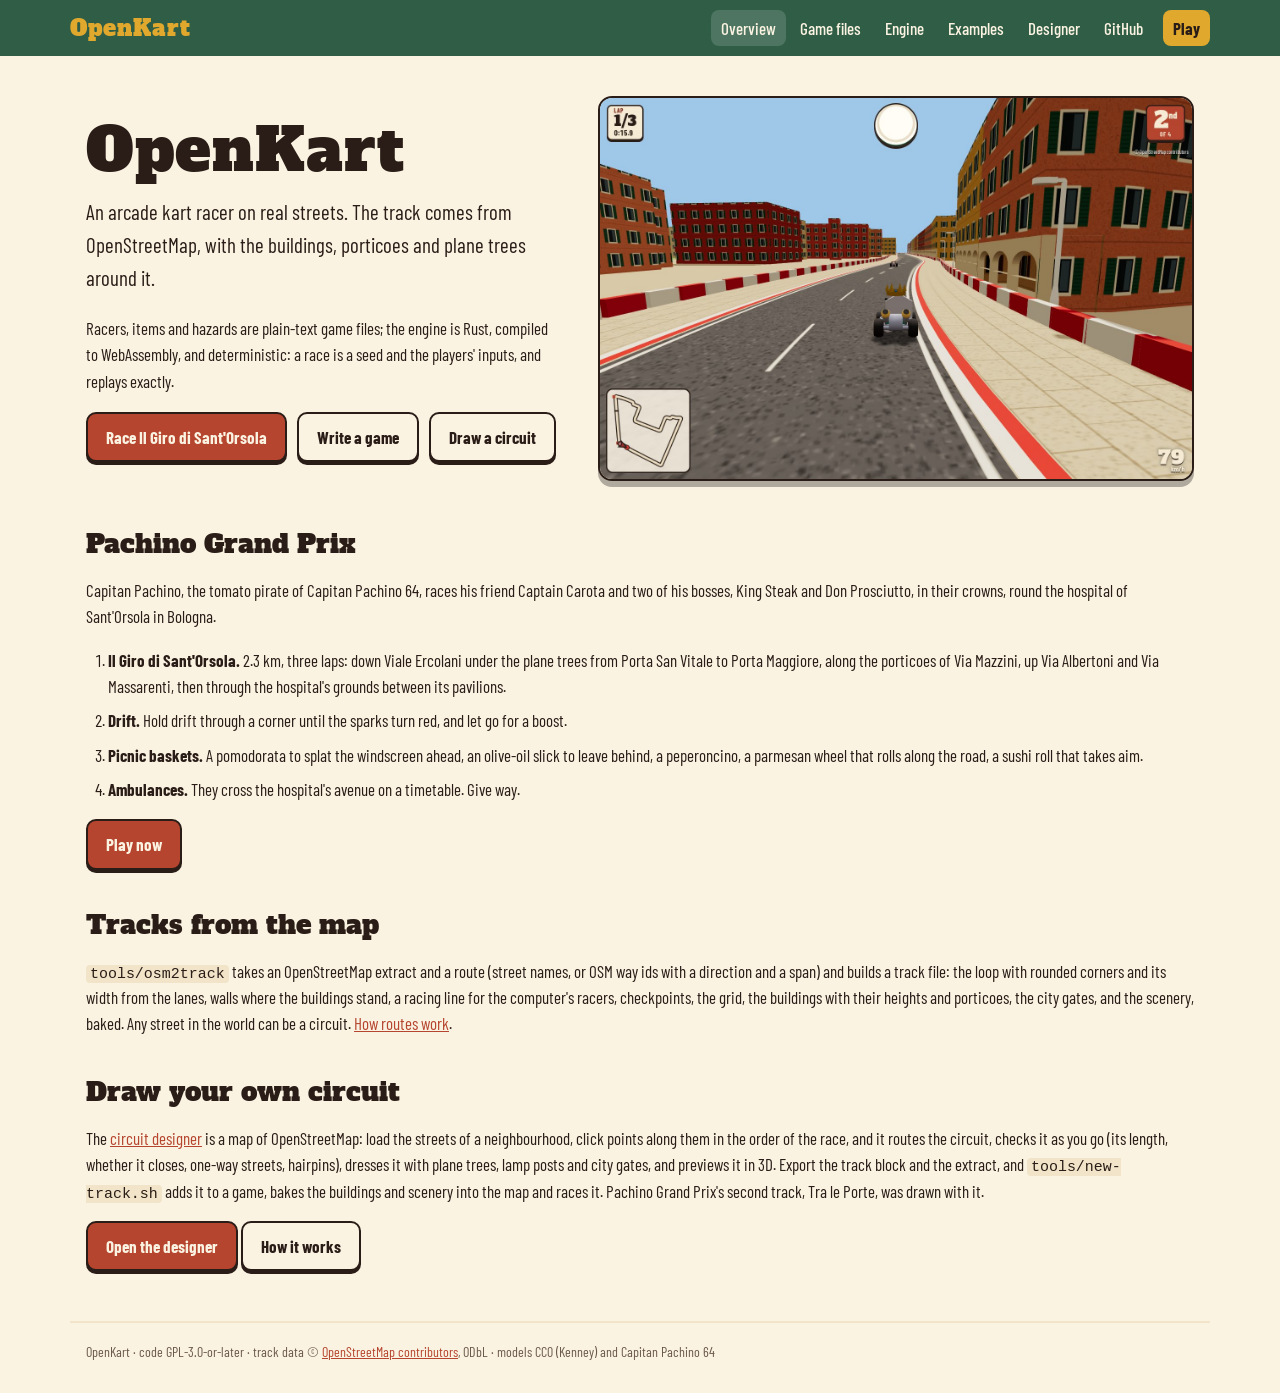
<file: site/index.html>
<!doctype html>
<html lang="en">
<head>
<meta charset="utf-8">
<meta name="viewport" content="width=device-width, initial-scale=1">
<title>OpenKart: an arcade kart racer on real streets from OpenStreetMap</title>
<meta name="description" content="OpenKart is an open-source arcade kart racer: tracks built from OpenStreetMap, racers and items from plain-text game files, a deterministic Rust engine in your browser.">
<link rel="icon" href="data:image/svg+xml,%3Csvg xmlns='http://www.w3.org/2000/svg' viewBox='0 0 32 32'%3E%3Crect x='2' y='2' width='28' height='28' rx='7' fill='%23b5452f'/%3E%3Ccircle cx='10' cy='22' r='4' fill='%232a1d17'/%3E%3Ccircle cx='23' cy='22' r='4' fill='%232a1d17'/%3E%3Cpath d='M6 19l4-7h11l5 7z' fill='%23f6ecd6'/%3E%3Ccircle cx='16' cy='10' r='4' fill='%23e8352b'/%3E%3C/svg%3E">
<link rel="preconnect" href="https://fonts.googleapis.com">
<link href="https://fonts.googleapis.com/css2?family=Alfa+Slab+One&family=Barlow+Condensed:wght@500;600;700&display=swap" rel="stylesheet">
<link rel="stylesheet" href="docs.css">
</head>
<body class="home">
<header class="bar">
  <a class="brand" href="./">OpenKart</a>
  <nav>
    <a href="./" class="on">Overview</a>
    <a href="rules.html">Game files</a>
    <a href="engine.html">Engine</a>
    <a href="games.html">Examples</a>
    <a href="designer.html">Designer</a>
    <a href="https://github.com/sirmmo/openkart">GitHub</a>
    <a class="play" href="play/">Play</a>
  </nav>
</header>

<section class="hero">
  <div class="pitch">
    <h1>OpenKart</h1>
    <p class="lead">An arcade kart racer on real streets. The track comes from OpenStreetMap,
      with the buildings, porticoes and plane trees around it.</p>
    <p>Racers, items and hazards are plain-text game files; the engine is Rust, compiled to
      WebAssembly, and deterministic: a race is a seed and the players' inputs, and replays
      exactly.</p>
    <div class="cta">
      <a class="button" href="play/">Race Il Giro di Sant'Orsola</a>
      <a class="button ghost" href="rules.html">Write a game</a>
      <a class="button ghost" href="designer/">Draw a circuit</a>
    </div>
  </div>
  <a class="shot" href="play/"><img src="shot.jpg" alt="Karts on Via Mazzini in Bologna, under the porticoes, in OpenKart" width="1400" height="900"></a>
</section>

<section>
  <h2>Pachino Grand Prix</h2>
  <p>Capitan Pachino, the tomato pirate of Capitan Pachino 64, races his friend Captain Carota
    and two of his bosses, King Steak and Don Prosciutto, in their crowns, round the hospital of
    Sant'Orsola in Bologna.</p>
  <ol class="steps">
    <li><b>Il Giro di Sant'Orsola.</b> 2.3 km, three laps: down Viale Ercolani under the plane
      trees from Porta San Vitale to Porta Maggiore, along the porticoes of Via Mazzini, up Via
      Albertoni and Via Massarenti, then through the hospital's grounds between its pavilions.</li>
    <li><b>Drift.</b> Hold drift through a corner until the sparks turn red, and let go for a
      boost.</li>
    <li><b>Picnic baskets.</b> A pomodorata to splat the windscreen ahead, an olive-oil slick to
      leave behind, a peperoncino, a parmesan wheel that rolls along the road, a sushi roll that
      takes aim.</li>
    <li><b>Ambulances.</b> They cross the hospital's avenue on a timetable. Give way.</li>
  </ol>
  <p><a class="button" href="play/">Play now</a></p>
</section>

<section>
  <h2>Tracks from the map</h2>
  <p><code>tools/osm2track</code> takes an OpenStreetMap extract and a route (street names, or
    OSM way ids with a direction and a span) and builds a track file: the loop with rounded
    corners and its width from the lanes, walls where the buildings stand, a racing line for the
    computer's racers, checkpoints, the grid, the buildings with their heights and porticoes,
    the city gates, and the scenery, baked. Any street in the world can be a circuit.
    <a href="rules.html#routes">How routes work</a>.</p>
</section>

<section>
  <h2>Draw your own circuit</h2>
  <p>The <a href="designer/">circuit designer</a> is a map of OpenStreetMap: load the streets of a
    neighbourhood, click points along them in the order of the race, and it routes the circuit,
    checks it as you go (its length, whether it closes, one-way streets, hairpins), dresses it with
    plane trees, lamp posts and city gates, and previews it in 3D. Export the track block and the
    extract, and <code>tools/new-track.sh</code> adds it to a game, bakes the buildings and scenery
    into the map and races it. Pachino Grand Prix's second track, Tra le Porte, was drawn with it.</p>
  <p><a class="button" href="designer/">Open the designer</a> <a class="button ghost" href="designer.html">How it works</a></p>
</section>

<footer>OpenKart · code GPL-3.0-or-later · track data © <a href="https://www.openstreetmap.org/copyright">OpenStreetMap contributors</a>, ODbL · models CC0 (Kenney) and Capitan Pachino 64</footer>
</body>
</html>
</file>
<file: site/docs.css>
:root {
  --ink: #2a1d17;
  --paper: #fbf3e2;
  --paper2: #f1e4c8;
  --gold: #e0a92e;
  --accent: #b5452f;
  --muted: #6b5a4a;
  --night: #2f5d45;
  font-family: "Barlow Condensed", system-ui, sans-serif;
  color: var(--ink);
  line-height: 1.55;
}
* { box-sizing: border-box; }
body { margin: 0; background: var(--paper); font-size: 17px; }
a { color: var(--accent); }
code { font: 0.88em ui-monospace, SFMono-Regular, Menlo, Consolas, monospace; background: var(--paper2); padding: 1px 4px; border-radius: 4px; }
pre { background: var(--night); color: #f1e4c8; padding: 14px 16px; border-radius: 10px; overflow-x: auto; line-height: 1.45; border: 2px solid var(--ink); }
pre code { background: none; padding: 0; font-size: 14px; color: inherit; }
h1, h2, h3 { font-family: 'Alfa Slab One', serif; font-weight: normal; line-height: 1.2; }
h2 { font-size: 26px; margin: 40px 0 10px; }
h3 { font-size: 18px; margin: 24px 0 6px; }

.bar {
  position: sticky; top: 0; z-index: 5; display: flex; align-items: center; justify-content: space-between; gap: 12px;
  padding: 10px max(16px, calc((100vw - 1140px) / 2)); background: var(--night); color: var(--paper); flex-wrap: wrap;
}
.bar .brand { font: 400 22px 'Alfa Slab One', serif; color: var(--gold); text-decoration: none; letter-spacing: 1px; }
.bar nav { display: flex; gap: 4px; flex-wrap: wrap; align-items: center; }
.bar nav a { color: var(--paper); text-decoration: none; padding: 5px 10px; border-radius: 8px; font-weight: 500; }
.bar nav a:hover { background: #ffffff1a; }
.bar nav a.on { background: #ffffff26; }
.bar nav a.play { background: var(--gold); color: var(--ink); font-weight: 700; margin-left: 6px; }

.button {
  display: inline-block; padding: 10px 18px; border-radius: 10px; font-weight: 700; text-decoration: none;
  background: var(--accent); color: var(--paper); border: 2px solid var(--ink); box-shadow: 0 3px 0 var(--ink);
}
.button:active { transform: translateY(2px); box-shadow: 0 1px 0 var(--ink); }
.button.ghost { background: var(--paper); color: var(--ink); }

/* Overview */
.home section { max-width: 1140px; margin: 0 auto; padding: 0 16px; }
.hero {
  display: grid; grid-template-columns: 1fr 1.25fr; gap: 36px; align-items: center; padding-top: 40px !important; padding-bottom: 8px !important;
}
.hero h1 { font-size: 60px; margin: 0 0 10px; color: var(--ink); letter-spacing: 1px; }
.hero .lead { font-size: 21px; margin-top: 0; }
.hero .cta { display: flex; gap: 10px; flex-wrap: wrap; margin-top: 18px; }
.hero .shot img { width: 100%; height: auto; display: block; border-radius: 14px; border: 2px solid var(--ink); box-shadow: 0 6px 0 rgba(0, 0, 0, 0.3); background: var(--night); }
.steps { padding-left: 22px; }
.demo { display: grid !important; grid-template-columns: 1.1fr 1fr; gap: 32px; align-items: center; margin-top: 30px; }
.demo .shot img { width: 100%; height: auto; display: block; border-radius: 14px; border: 2px solid var(--ink); box-shadow: 0 6px 0 rgba(0, 0, 0, 0.3); background: var(--night); }
.demo h2 { margin-top: 0; }
.demo ul { padding-left: 20px; }
.demo li { margin-bottom: 6px; }
.steps li { margin-bottom: 8px; }
.cards { display: grid; grid-template-columns: repeat(auto-fit, minmax(230px, 1fr)); gap: 14px; margin: 16px 0; }
.cards .c { background: var(--paper2); border: 2px solid var(--ink); border-radius: 12px; padding: 4px 16px 10px; box-shadow: 0 3px 0 rgba(0, 0, 0, 0.25); }
.cards .c p { margin-top: 0; font-size: 15.5px; }
.cards a.link { color: inherit; text-decoration: none; }
.cards a.link:hover { background: var(--gold); }
.soon { color: var(--muted); }

/* Documentation pages */
.doc { display: grid; grid-template-columns: 200px minmax(0, 1fr); gap: 36px; max-width: 1140px; margin: 0 auto; padding: 24px 16px 0; }
.doc aside { position: sticky; top: 74px; align-self: start; max-height: calc(100vh - 90px); overflow-y: auto; }
.toc { list-style: none; padding: 0; margin: 8px 0; border-left: 3px solid var(--paper2); }
.toc a { display: block; padding: 3px 12px; color: var(--muted); text-decoration: none; font-size: 15px; }
.toc a:hover { color: var(--ink); }
.doc main { max-width: 860px; }
.doc main h1 { font-size: 40px; margin: 8px 0 14px; }
.doc main h2 { border-top: 2px solid var(--paper2); padding-top: 22px; scroll-margin-top: 70px; }
.doc main h3 { scroll-margin-top: 70px; }
.table { overflow-x: auto; }
table { border-collapse: collapse; width: 100%; font-size: 15px; margin: 10px 0; }
th, td { text-align: left; padding: 6px 8px; border-bottom: 1px solid var(--paper2); vertical-align: top; }
th { border-bottom: 2px solid var(--ink); }

footer { max-width: 1140px; margin: 50px auto 0; padding: 18px 16px 30px; color: var(--muted); font-size: 14px; border-top: 2px solid var(--paper2); }

@media (max-width: 860px) {
  .hero, .demo { grid-template-columns: 1fr; padding-top: 24px !important; }
  .hero h1 { font-size: 44px; }
  .doc { grid-template-columns: 1fr; }
  .doc aside { position: static; max-height: none; }
  .toc { display: flex; flex-wrap: wrap; border: 0; }
  .toc a { padding: 2px 8px; background: var(--paper2); border-radius: 6px; margin: 0 6px 6px 0; }
}
</file>
